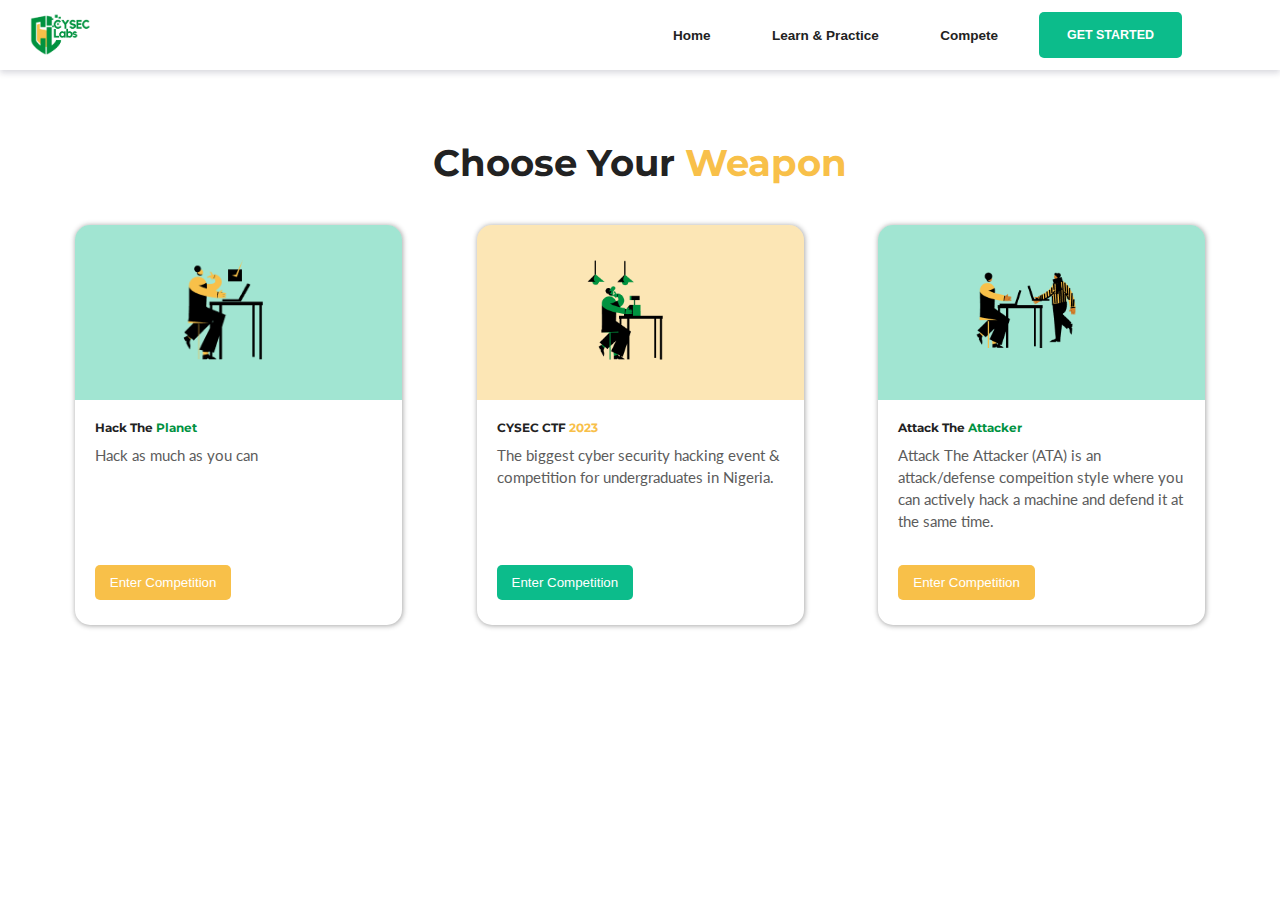
<file: cysec/compete.html>
<!DOCTYPE html>
<html lang="en">

<head>
    <meta charset="UTF-8">
    <meta http-equiv="X-UA-Compatible" content="IE=edge">
    <meta name="viewport" content="width=device-width, initial-scale=1.0">
    <title>Cysec Hacking Labs</title>
    <link rel="stylesheet" href="./assets/navbar.css">
    <!-- FONTS -->
    <link rel="preconnect" href="https://fonts.googleapis.com">
    <link rel="preconnect" href="https://fonts.gstatic.com" crossorigin>
    <link href="https://fonts.googleapis.com/css2?family=Montserrat:wght@100;200;300;400;500;600;700;800&display=swap"
        rel="stylesheet">

    <link rel="preconnect" href="https://fonts.googleapis.com">
    <link rel="preconnect" href="https://fonts.gstatic.com" crossorigin>
    <link href="https://fonts.googleapis.com/css2?family=Lato:wght@100;300;400;700;900&display=swap" rel="stylesheet">
</head>

<body>
    <header>
        <div class="header">
            <div class="logo"><img src="./assets/img/cysecnewlogo.png" alt="logo"></div>
            <nav class="nav-collapse">
                <ul id="navMenu" class="navMenu">
                    <li><a href="#">Home</a></li>
                    <li><a href="#">Learn & Practice</a></li>
                    <li><a href="#">Compete</a></li>
                    <button class="btn btn-a">Get Started</button>
                </ul>
            </nav>
            <button class="menu" id="menu"
                onclick="this.classList.toggle('opened');this.setAttribute('aria-expanded', this.classList.contains('opened'))"
                aria-label="Main Menu">
                <svg width="50" height="100" viewBox="0 0 100 100">
                    <path class="line line1"
                        d="M 20,29.000046 H 80.000231 C 80.000231,29.000046 94.498839,28.817352 94.532987,66.711331 94.543142,77.980673 90.966081,81.670246 85.259173,81.668997 79.552261,81.667751 75.000211,74.999942 75.000211,74.999942 L 25.000021,25.000058" />
                    <path class="line line2" d="M 20,50 H 80" />
                    <path class="line line3"
                        d="M 20,70.999954 H 80.000231 C 80.000231,70.999954 94.498839,71.182648 94.532987,33.288669 94.543142,22.019327 90.966081,18.329754 85.259173,18.331003 79.552261,18.332249 75.000211,25.000058 75.000211,25.000058 L 25.000021,74.999942" />
                </svg>
            </button>
        </div>
    </header>

    <!-- This is the header section -->
    <main>
        <div class="first-section">
            <div class="hero-header">
                <h2>Choose Your <span style="color: #F8C049;">Weapon</span></h2>
            </div>
        </div>
    </main>
    <!-- This is the end of the header section -->

    <!-- This is the body section -->
    <div class="compete-body">
        <div class="compete-items">
            <div class="img">
                <div class="image main-img1"></div>
            </div>
            <div class="body">
                <h3>Hack The <span style="color: #00923F;">Planet</span></h3>
                <p>Hack as much as you can</p>
                <button style="background-color: #f8c049;">Enter Competition</button>
            </div>
        </div>
        <div class="compete-items">
            <div class="img" style="background-color: #f8c14967;">
                <div class="image main-img2"></div>
            </div>
            <div class="body">
                <h3>CYSEC CTF <span style="color: #F8C049;">2023</span></h3>
                <p>The biggest cyber security hacking event & competition for undergraduates in Nigeria.</p>
                <button>Enter Competition</button>
            </div>
        </div>
        <div class="compete-items">
            <div class="img">
                <div class="image main-img3"></div>
            </div>
            <div class="body">
                <h3>Attack The <span style="color: #00923F;">Attacker</span></h3>
                <p>Attack The Attacker (ATA) is an attack/defense compeition style where you can actively hack a machine
                    and
                    defend it at the same time.</p>
                <button style="background-color: #f8c049;">Enter Competition</button>
            </div>
        </div>

    </div>
    <script src="./assets/main.js"></script>

</body>
</file>
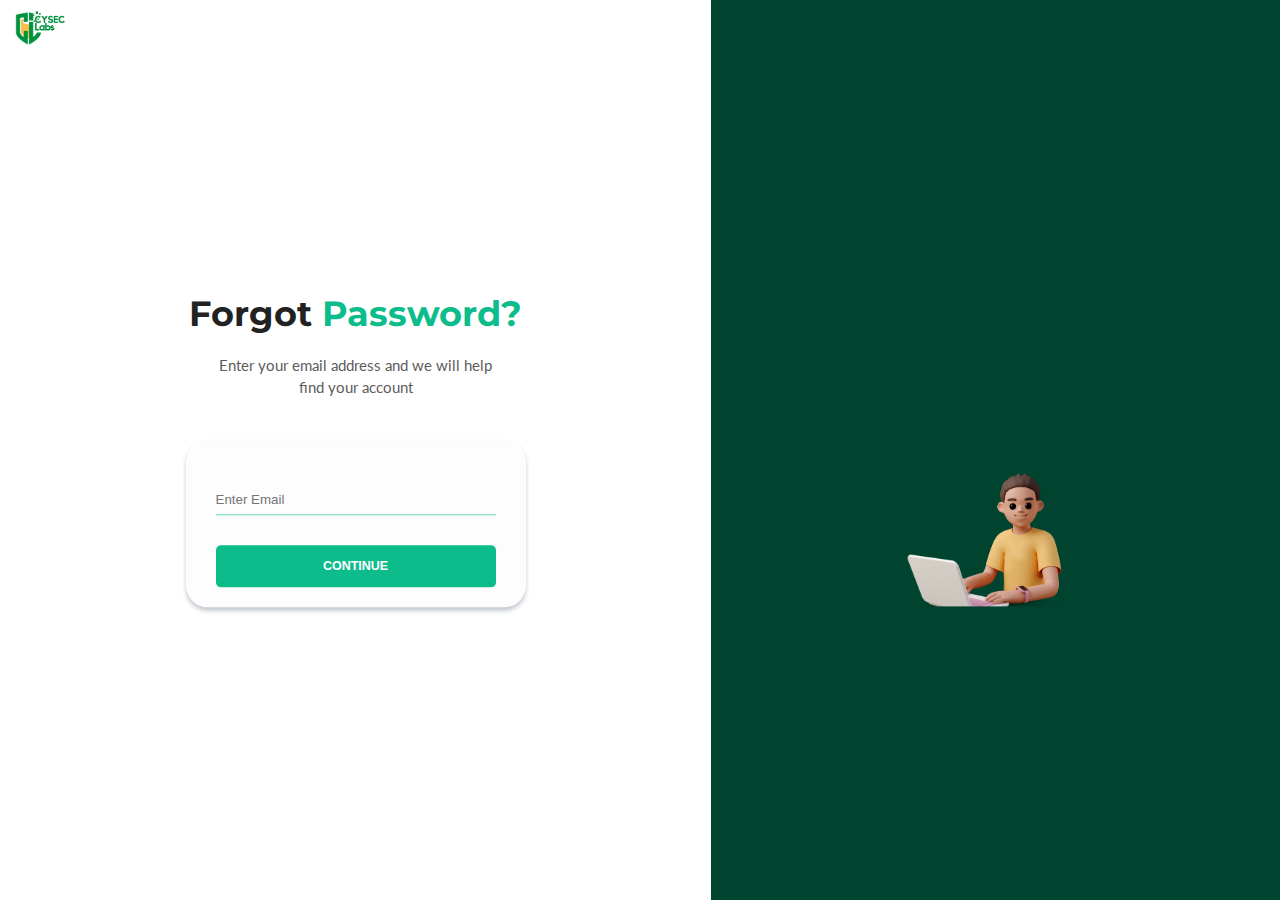
<file: cysec/forgot.html>
<!DOCTYPE html>
<html lang="en">

<head>
    <meta charset="UTF-8">
    <meta http-equiv="X-UA-Compatible" content="IE=edge">
    <meta name="viewport" content="width=device-width, initial-scale=1.0">
    <title>Cysec Hacking Labs</title>
    <link rel="stylesheet" href="./assets/navbar.css">
    <!-- FONTS -->
    <link rel="preconnect" href="https://fonts.googleapis.com">
    <link rel="preconnect" href="https://fonts.gstatic.com" crossorigin>
    <link href="https://fonts.googleapis.com/css2?family=Montserrat:wght@100;200;300;400;500;600;700;800&display=swap"
        rel="stylesheet">

    <link rel="preconnect" href="https://fonts.googleapis.com">
    <link rel="preconnect" href="https://fonts.gstatic.com" crossorigin>
    <link href="https://fonts.googleapis.com/css2?family=Lato:wght@100;300;400;700;900&display=swap" rel="stylesheet">
</head>

<body>
    <div class="container">
        <div class="container-item-a">
            <div class="logo"><img src="./assets/img/cysecnewlogo.png" alt=""></div>
            <div class="wrapper">
                <h2>Forgot <span style="color: #0cbc8b;">Password?</span></h2>
                <p>Enter your email address and we will help<br>find your account</p>
                <div class="wrapper-box">
                    <form action="#">
                        <div class="form-group">
                            <input placeholder="Enter Email" type="email" required name="email">
                        </div>

                        <button class="btn btn-d">CONTINUE</button>
                    </form>
                    <!--  -->
                </div>
            </div>
        </div>
        <div class="container-item-b">
            <div class="bg-img"><img src="./assets/img/young woman wearing smart watch and using laptop.png" alt="">
            </div>
        </div>
    </div>
    <script src="./assets/main.js"></script>
</body>

</html>
</file>
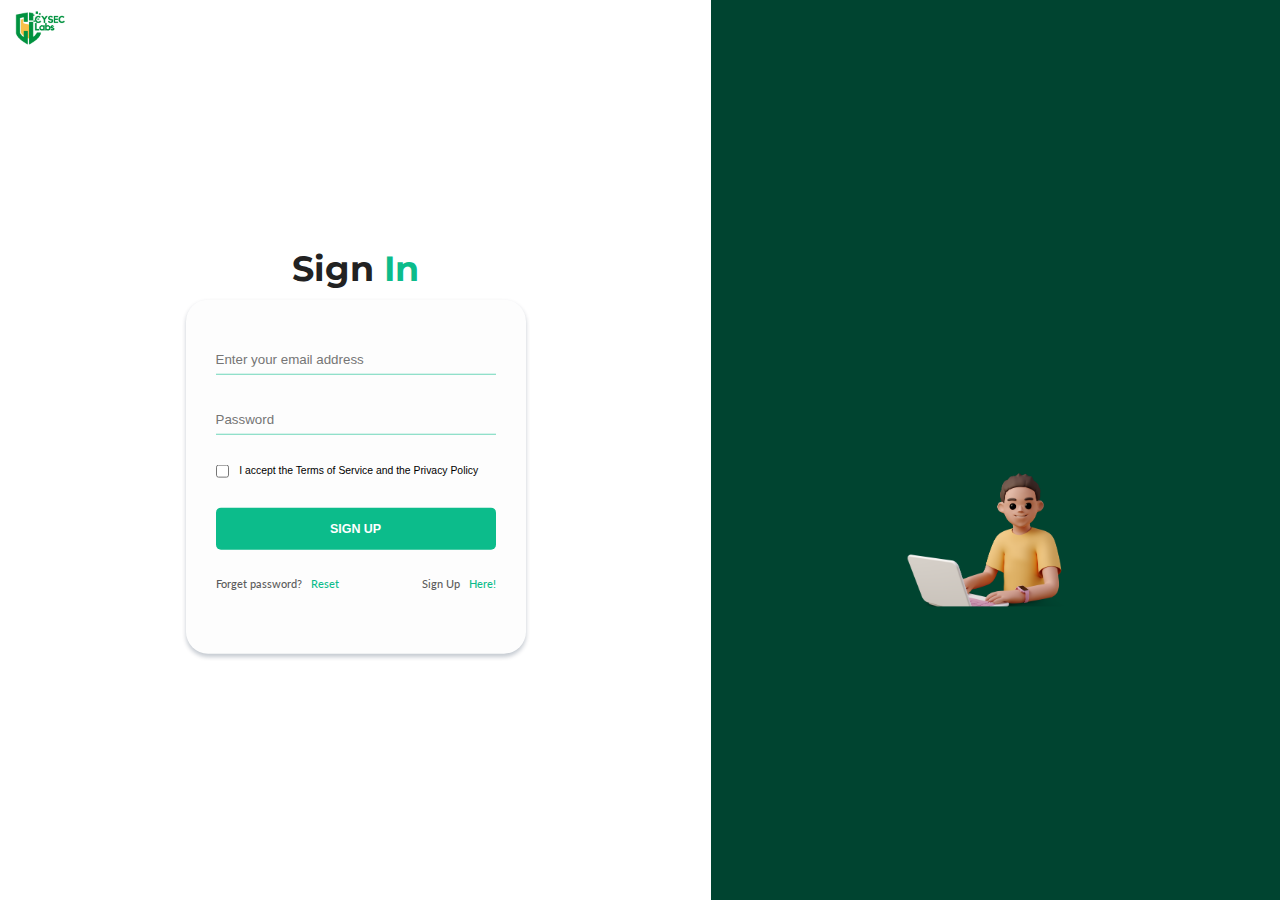
<file: cysec/login.html>
<!DOCTYPE html>
<html lang="en">

<head>
    <meta charset="UTF-8">
    <meta http-equiv="X-UA-Compatible" content="IE=edge">
    <meta name="viewport" content="width=device-width, initial-scale=1.0">
    <title>Cysec Hacking Labs</title>
    <link rel="stylesheet" href="./assets/navbar.css">
    <!-- FONTS -->
    <link rel="preconnect" href="https://fonts.googleapis.com">
    <link rel="preconnect" href="https://fonts.gstatic.com" crossorigin>
    <link href="https://fonts.googleapis.com/css2?family=Montserrat:wght@100;200;300;400;500;600;700;800&display=swap"
        rel="stylesheet">

    <link rel="preconnect" href="https://fonts.googleapis.com">
    <link rel="preconnect" href="https://fonts.gstatic.com" crossorigin>
    <link href="https://fonts.googleapis.com/css2?family=Lato:wght@100;300;400;700;900&display=swap" rel="stylesheet">
</head>

<body>
    <div class="container">
        <div class="container-item-a">
            <div class="logo"><img src="./assets/img/cysecnewlogo.png" alt=""></div>
            <div class="wrapper">
                <h2>Sign <span style="color: #0cbc8b;">In</span></h2>
                <div class="wrapper-box">
                    <form action="#">
                        <div class="form-group">
                            <input placeholder="Enter your email address" type="email" required name="email">
                        </div>
                        <div class="form-group">
                            <input placeholder="Password" required type="password" name="password">
                        </div>
                        <div class="agreement">
                            <input type="checkbox" name="agree">
                            <label for="agree">I accept the Terms of Service and the Privacy Policy</label>

                        </div>
                        <button class="btn btn-d">SIGN UP</button>
                    </form>
                    <div class="reset">
                        <p>Forget password? <a href="forgot.html"><span style="color: #0cbc8b;">&nbsp; Reset</span></a>
                        </p>
                        <p>Sign Up<a href="signup.html"> <span style="color: #0cbc8b;">&nbsp; Here!</span></a>
                        </p>
                    </div>
                </div>
            </div>
        </div>
        <div class="container-item-b">
            <div class="bg-img"><img src="./assets/img/young woman wearing smart watch and using laptop.png" alt="">
            </div>
        </div>
    </div>
    <script src="./assets/main.js"></script>
</body>

</html>
</file>
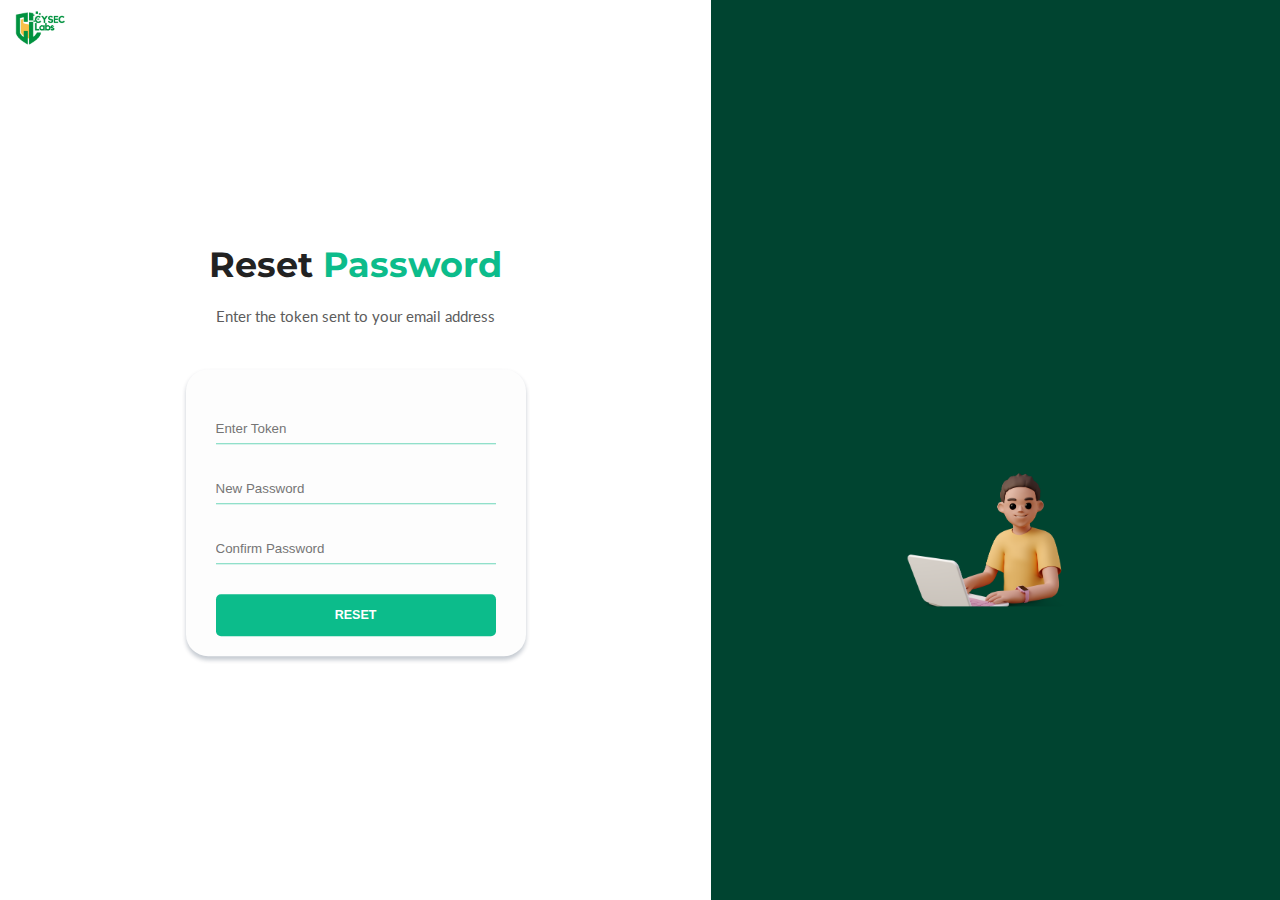
<file: cysec/reset.html>
<!DOCTYPE html>
<html lang="en">

<head>
    <meta charset="UTF-8">
    <meta http-equiv="X-UA-Compatible" content="IE=edge">
    <meta name="viewport" content="width=device-width, initial-scale=1.0">
    <title>Cysec Hacking Labs</title>
    <link rel="stylesheet" href="./assets/navbar.css">
    <!-- FONTS -->
    <link rel="preconnect" href="https://fonts.googleapis.com">
    <link rel="preconnect" href="https://fonts.gstatic.com" crossorigin>
    <link href="https://fonts.googleapis.com/css2?family=Montserrat:wght@100;200;300;400;500;600;700;800&display=swap"
        rel="stylesheet">

    <link rel="preconnect" href="https://fonts.googleapis.com">
    <link rel="preconnect" href="https://fonts.gstatic.com" crossorigin>
    <link href="https://fonts.googleapis.com/css2?family=Lato:wght@100;300;400;700;900&display=swap" rel="stylesheet">
</head>

<body>
    <div class="container">
        <div class="container-item-a">
            <div class="logo"><img src="./assets/img/cysecnewlogo.png" alt=""></div>
            <div class="wrapper">
                <h2>Reset <span style="color: #0cbc8b;">Password</span></h2>
                <p>Enter the token sent to your email address</p>
                <div class="wrapper-box">
                    <form action="#">
                        <div class="form-group">
                            <input placeholder="Enter Token" type="text" required name="token">
                        </div>
                        <div class="form-group">
                            <input placeholder="New Password" required type="password" name="new-password">
                        </div>
                        <div class="form-group">
                            <input placeholder="Confirm Password" required type="password" name="confirm-password">
                        </div>
                        <button class="btn btn-d">RESET</button>
                    </form>
                </div>
            </div>
        </div>
        <div class="container-item-b">
            <div class="bg-img"><img src="./assets/img/young woman wearing smart watch and using laptop.png" alt="">
            </div>
        </div>
    </div>
    <script src="./assets/main.js"></script>
</body>

</html>
</file>
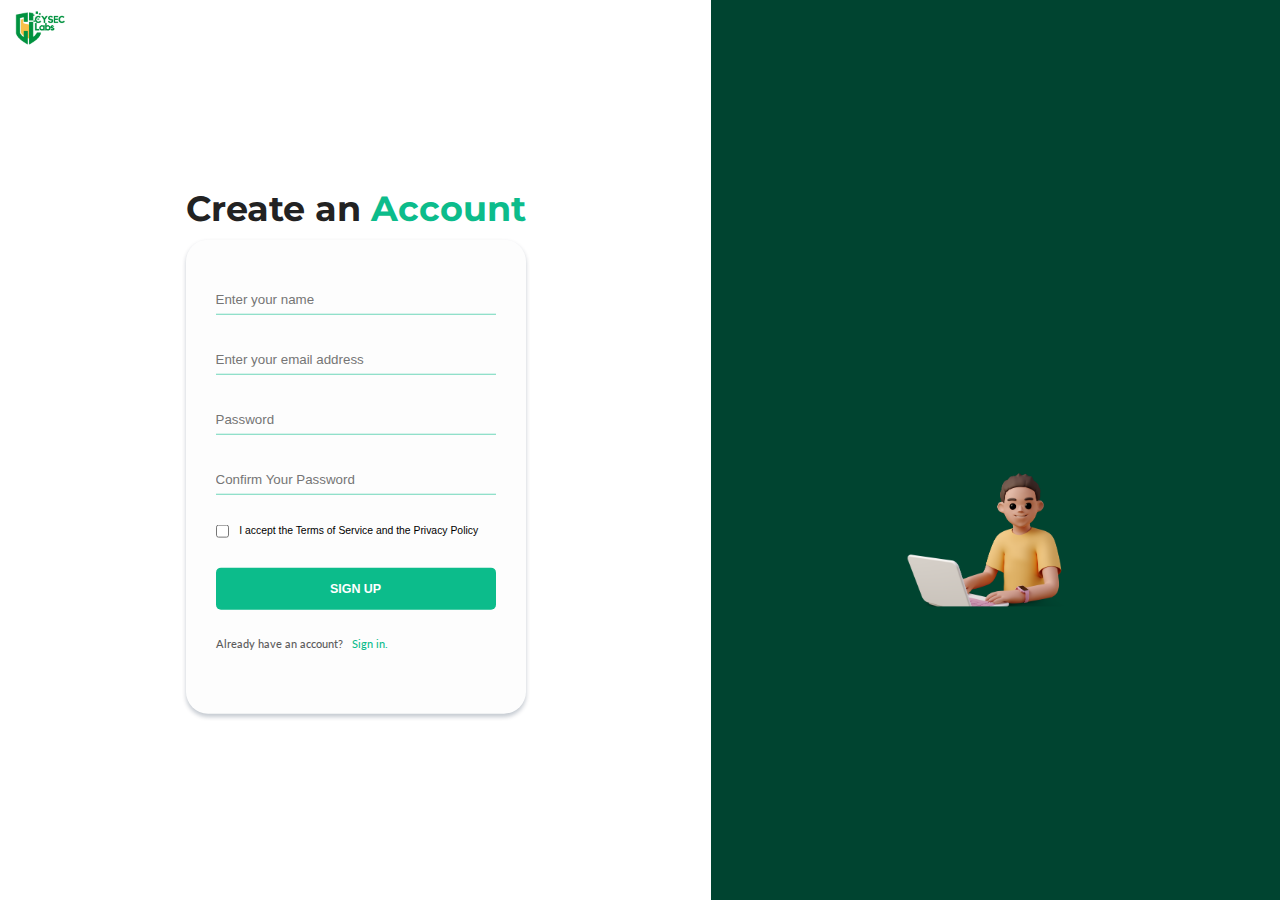
<file: cysec/signup.html>
<!DOCTYPE html>
<html lang="en">

<head>
    <meta charset="UTF-8">
    <meta http-equiv="X-UA-Compatible" content="IE=edge">
    <meta name="viewport" content="width=device-width, initial-scale=1.0">
    <title>Cysec Hacking Labs</title>
    <link rel="stylesheet" href="./assets/navbar.css">
    <!-- FONTS -->
    <link rel="preconnect" href="https://fonts.googleapis.com">
    <link rel="preconnect" href="https://fonts.gstatic.com" crossorigin>
    <link href="https://fonts.googleapis.com/css2?family=Montserrat:wght@100;200;300;400;500;600;700;800&display=swap"
        rel="stylesheet">

    <link rel="preconnect" href="https://fonts.googleapis.com">
    <link rel="preconnect" href="https://fonts.gstatic.com" crossorigin>
    <link href="https://fonts.googleapis.com/css2?family=Lato:wght@100;300;400;700;900&display=swap" rel="stylesheet">
</head>

<body>
    <div class="container">
        <div class="container-item-a">
            <div class="logo"><img src="./assets/img/cysecnewlogo.png" alt=""></div>
            <div class="wrapper">
                <h2>Create an<span style="color: #0cbc8b;"> Account</span></h2>
                <div class="wrapper-box">
                    <form action="#">
                        <div class="form-group">
                            <input placeholder="Enter your name" type="text" required name="name">
                        </div>
                        <div class="form-group">
                            <input placeholder="Enter your email address" type="email" required name="email">
                        </div>
                        <div class="form-group">
                            <input placeholder="Password" required type="password" name="password">
                        </div>
                        <div class="form-group">
                            <input placeholder="Confirm Your Password" type="password" required name="confirm-password">
                        </div>
                        <div class="agreement">
                            <input type="checkbox" name="agree">
                            <label for="agree">I accept the Terms of Service and the Privacy Policy</label>

                        </div>
                        <button class="btn btn-d">SIGN UP</button>
                    </form>
                    <div class="reset">
                        <p>Already have an account? <a href="#"><span style="color: #0cbc8b;">&nbsp; Sign in.</span></a>
                        </p>
                    </div>
                </div>
            </div>
        </div>
        <div class="container-item-b">
            <div class="bg-img"><img src="./assets/img/young woman wearing smart watch and using laptop.png" alt="">
            </div>
        </div>
    </div>
    <script src="./assets/main.js"></script>
</body>

</html>
</file>
<file: cysec/assets/navbar.css>
*,
*::after,
*::before {
  padding: 0;
  margin: 0;
  box-sizing: border-box;
  color: inherit;
  text-decoration: none;
  list-style-type: none;
}

html {
  height: 100%;
  width: 100%;
  font-size: 65%; /* converting 16px to 1rem*/
}
/* width */
::-webkit-scrollbar {
  width: 10px;
}

/* Track */
::-webkit-scrollbar-track {
  background-color: rgba(13, 189, 139, 0.062);
}

/* Handle */
::-webkit-scrollbar-thumb {
  background: #00923f;
  border-radius: 5px;
}
.guide {
  width: 90%;
  margin: 60px auto;
  padding: 60px 0;
  display: block;
}

h1,
h2,
h3,
h4,
h5,
h6 {
  font-family: "Montserrat", sans-serif;
  color: #222;
}
p {
  font-family: "Lato", sans-serif;
  color: #5c5c5c;
  line-height: 1.5;
  padding: 10px 0;
  font-size: 1.4rem;
}
header {
  box-shadow: 0px 3px 6px #181b3a2a;
}

.header {
  display: flex;
  margin: 0 30px 0 30px;
  align-items: center;
  width: 90%;
  height: 70px;
  justify-content: space-between;
}
.logo {
  flex-basis: 20%;
}
.header .logo img {
  width: 60px;
}
nav {
  flex-basis: 80%;
}
.navMenu {
  display: flex;
  align-items: center;
  justify-content: flex-end;
  font-size: 1.3rem;
  font-family: -apple-system, BlinkMacSystemFont, "Segoe UI", Roboto, Oxygen,
    Ubuntu, Cantarell, "Open Sans", "Helvetica Neue", sans-serif;
  cursor: pointer;
}
.navMenu li {
  margin-right: 20px;
  padding: 1rem 2rem;
  font-weight: 600;
  transition: background-color 0.3s cubic-bezier(0.42, -0.08, 0, 0.28);
  color: #222;
}
.navMenu li:hover {
  background-color: #fff8e9;
  border-radius: 0.6rem;
  color: #8b6d07;
}

.menu {
  display: none;
}
.line {
  fill: none;
  stroke: #00923f;
  stroke-width: 6;
  transition: stroke-dasharray 600ms cubic-bezier(0.4, 0, 0.2, 1),
    stroke-dashoffset 600ms cubic-bezier(0.4, 0, 0.2, 1);
}
.line1 {
  stroke-dasharray: 60 207;
  stroke-width: 6;
}
.line2 {
  stroke-dasharray: 60 60;
  stroke-width: 6;
}
.line3 {
  stroke-dasharray: 60 207;
  stroke-width: 6;
}
.opened .line1 {
  stroke-dasharray: 90 207;
  stroke-dashoffset: -134;
  stroke-width: 6;
}
.opened .line2 {
  stroke-dasharray: 1 60;
  stroke-dashoffset: -30;
  stroke-width: 6;
}
.opened .line3 {
  stroke-dasharray: 90 207;
  stroke-dashoffset: -134;
  stroke-width: 6;
}

nav .button {
  padding: 10px 15px;
  background-color: #00923f;
  color: #fff;
}

/* .header {
  display: flex;
  margin: 0 30px 0 30px;
  align-items: center;
  width: 90%;
  height: 70px;
}
.logo {
  flex-basis: 20%;
}
.menu {
  display: none;
}
.header .logo img {
  width: 60px;
}
nav {
  flex-basis: 80%;
}
nav ul {
  display: flex;
  align-items: center;
  justify-content: flex-end;
}
nav ul li {
  margin-right: 20px;
}
nav .button {
  padding: 10px 15px;
  background-color: #00923f;
  color: #fff;
} */

/* =====================================
======================================== */
video {
  object-fit: cover;
  width: 650px;
  border-radius: 70px;
}
.hero-bg {
  background-color: rgba(13, 189, 139, 0.062);
}
.hero {
  margin: auto;
  height: 90vh;
  width: 90%;
  align-items: center;
  display: flex;
  justify-content: space-around;
}

.hero .hero-text h2 {
  font-size: 4.8rem;
  font-weight: 800;
  line-height: 58.51px;
  padding-bottom: 20px;
}
.hero .hero-text p {
  width: 500px;
}
.hero .hero-text {
  flex-basis: 80%;
}
.btn {
  padding: 16px 28px;
  font-weight: 600;
  text-transform: uppercase;
  border-radius: 5px;
  border: none;
  background-color: #f8c049;
  color: #fff;
  margin: 20px 0;
  font-size: 1.2rem;
  cursor: pointer;
  position: relative;
  transition: all 500ms cubic-bezier(0.77, 0, 0.175, 1);
  user-select: none;
}
.btn:before,
.btn:after {
  content: "";
  position: absolute;
  transition: inherit;
  z-index: -1;
}

.btn:hover {
  color: #222;
  transition-delay: 0.5s;
}

.btn:hover:before {
  transition-delay: 0s;
}

.btn:hover:after {
  background: #f8c049;
  transition-delay: 0.35s;
}

/* From Right */

.from-right:before,
.from-right:after {
  top: 0;
  width: 0;
  height: 100%;
}

.from-right:before {
  left: 0;
  border: 1px solid #f8c049;
  border-left: 0;
  border-right: 0;
}

.from-right:after {
  right: 0;
}

.from-right:hover:before,
.from-right:hover:after {
  width: 100%;
}

.btn-a {
  background-color: #0cbc8b;
}
.btn-b {
  background-color: #fff;
  color: #222;
  border: 2px solid #0cbc8b;
  cursor: pointer;
  transition: all 0.3s ease;
}
.btn-b:hover {
  border: none;
  background-color: #f8c049;
  color: #fff;
}
.header-title-small {
  text-align: center;
  margin: 0 0 40px 0;
}
.header-title-small h5 {
  font-size: 3rem;
}
.features {
  text-align: center;
  display: flex;
  justify-content: space-around;
  align-items: center;
}

.features .feature-item {
  width: 300px;
  background-color: rgb(0, 148, 64, 0.04);
  border-radius: 40px;
  padding: 40px 25px;
}
.features .feature-item h4 {
  font-size: 1.5rem;
  margin: 10px 0;
}
.features .feature-item p {
  font-size: 1.4rem;
  color: #7c7c7c;
}
.features .feature-item img {
  width: 100px;
}

.header-title h3 {
  font-size: 6.4rem;
  font-weight: 700;
  margin-bottom: 10px;
}
.header-title p {
  font-size: 1.4rem;
  font-weight: 300;
  color: #00923f;
}
.about-us {
  width: 90%;
  margin: 0 60px auto;
  padding: 0 0 0 60px;
  display: block;
}
.about {
  display: flex;
  justify-content: space-between;
  align-items: center;
}
.about .about-text {
  flex-basis: 45%;
}
.about .about-img {
  flex-basis: 50%;
}
.about .about-img img {
  width: 500px;
}

/* Quote Section */
.quote {
  display: flex;
  justify-content: space-between;
  align-items: center;
  width: 82rem;
  height: 250px;
  margin: auto;
}

.quote .quote-text {
  flex-basis: 50%;
}
.quote .quote-text .btn-c {
  background-color: #0cbc8b;
  letter-spacing: 2px;
  cursor: pointer;
  margin-bottom: 0;
}
.quote .quote-text p {
  font-size: 1.3rem;
  color: #a0a0a0;
  letter-spacing: 1px;
}
.quote .quote-img {
  background-color: rgb(0, 146, 63, 0.08);
  flex-basis: 40%;
  padding: 60px 30px;
  border-radius: 20px;
}
.quote .quote-bar {
  height: 80%;
  width: 3px;
  background-color: #f8c049;
}
.quote .quote-img img {
  width: 70px;
  display: block;
  margin: auto;
}

/* FOOTER COMPONENT */
footer {
  width: 100%;
  color: #fff;
  padding: 60px 40px;
  display: flex;
  justify-content: space-between;
  align-items: stretch;
  font-size: 1.4rem;
  background-color: #25372d;
}
footer > *:not(:last-child) {
  margin-right: 50px;
}

footer .footer-home {
  flex-basis: 30%;
}

footer .useful-links {
  flex-basis: 20%;
}

footer h4 {
  margin-bottom: 25px;
  color: #f8c049;
}

footer p {
  padding: 0;
  color: #fff;
}

footer ul li {
  margin-bottom: 12.5px;
  font-size: 1.3rem;
  font-family: -apple-system, BlinkMacSystemFont, "Segoe UI", Roboto, Oxygen,
    Ubuntu, Cantarell, "Open Sans", "Helvetica Neue", sans-serif;
}
footer .contact {
  flex-basis: 20%;
}

footer .footer-home img {
  width: 60px;
  cursor: pointer;
  margin-bottom: 10px;
}

.newsletter {
  text-align: center;
}
.newsletter h2 {
  font-size: 3.6rem;
}

.newsletter p {
  font-size: 1.4rem;
}
.newsletter form {
  height: 46px;
  width: 50%;
  margin: 15px auto;
}
.newsletter form input {
  padding: 5px 10px;
  border-radius: 10px 0 0 10px;
  background-color: rgb(240, 240, 240);
  border: none;
  height: 100%;
  display: inline;
  outline: none;
  width: 77%;
}
.newsletter form button {
  background-color: #0cbc8b;
  height: 100%;
  width: 20%;
  font-size: 1.4rem;
  color: #fff;
  font-weight: 600;
  border: none;
  border-radius: 0 10px 10px 0;
  cursor: pointer;
}
.newsletter img {
  width: 70%;
}

.copyright {
  display: block;
  width: 100%;
  text-align: center;
  background-color: #f8c049;
  padding: 10px 0;
}
.copyright p {
  color: #222;
  width: 70%;
  font-weight: 500;
  font-size: 1.2rem;
  margin: auto;
}

/* ===============================
            LOGIN PAGE
===================================*/

.container {
  display: grid;
  grid-template-columns: 1fr 0.8fr;
  grid-template-rows: 1fr;
  grid-column-gap: 0px;
  grid-row-gap: 0px;
}

.container-item-a {
  position: relative;
}
.container-item-a .logo {
  height: 20px;
  margin: 10px 15px;
}
.container-item-a .logo img {
  width: 50px;
}

.container-item-a .wrapper {
  margin: auto auto;
  position: absolute;
  top: 50%;
  left: 50%;
  /* bring your own prefixes */
  transform: translate(-50%, -50%);
}

.container-item-a .wrapper h2 {
  font-size: 3.4rem;
  text-align: center;
  margin-bottom: 1rem;
}

.container-item-a .wrapper p {
  font-size: 1.4rem;
  text-align: center;
  margin-bottom: 3rem;
}

.container-item-a .wrapper .wrapper-box {
  width: 340px;
  background-color: #fdfdfd;
  border-radius: 22px;
  padding: 45px 30px 20px 30px;
  box-shadow: 0px 3px 4px rgba(5, 24, 58, 0.233);
}
.container-item-a .wrapper .wrapper-box form {
  height: 100%;
}
.container-item-a .wrapper .wrapper-box form > *:not(:last-child) {
  margin-bottom: 30px;
}

/* .container-item-a .wrapper .wrapper-box form .form-group label {
  display: block;
  transform: translateY(26px);
  transition: 0.6s ease-in-out;
} */

/* .container-item-a .wrapper .wrapper-box form .form-group label:active,
.container-item-a .wrapper .wrapper-box form .form-group label:focus {
  transform: translateY(-22px);
} */

.container-item-a .wrapper .wrapper-box form .agreement {
  display: flex;
  justify-content: flex-start;
  font-size: 1.3rem;
  align-items: stretch;
}

.container-item-a .wrapper .wrapper-box form .agreement label {
  margin-left: 15px;
}
.container-item-a .wrapper .wrapper-box form .form-group input {
  width: 100%;
  height: 30px;
  outline: none;
  border: none;
  background-color: transparent;
  border-bottom: 1px solid rgb(12, 188, 139, 0.6);
}

.container-item-a .wrapper .wrapper-box form .btn-d {
  text-align: center;
  margin: auto;
  display: block;
  background-color: #0cbc8b;
  width: 100%;
  padding: 14px 0;
}

.container-item-a .wrapper .wrapper-box .reset {
  display: flex;
  justify-content: space-between;
  font-size: 1.2rem;
  font-weight: 500;
  margin-top: 15px;
}
.container-item-a .wrapper .wrapper-box .reset p {
  font-size: 1.1rem;
}

@media only screen and (max-width: 780px) {
  .container-item-b {
    display: none;
  }
  .container-item-a {
    position: inherit;
  }

  .container-item-a .wrapper h2 {
    font-size: 2.4rem;
    text-align: center;
    margin-bottom: 3rem;
  }

  .container-item-a .wrapper .wrapper-box form .agreement {
    display: flex;
    justify-content: flex-start;
    font-size: 1.3rem;
    align-items: stretch;
  }
}
.container-item-a .wrapper .wrapper-box form .agreement label {
  margin-left: 1.03rem;
  font-family: -apple-system, BlinkMacSystemFont, "Segoe UI", Roboto, Oxygen,
    Ubuntu, Cantarell, "Open Sans", "Helvetica Neue", sans-serif;
  font-size: 1rem;
}
.container-item-b .bg-img {
  background-color: #004430;
  background-repeat: no-repeat;
  background-position: center center;
  background-size: cover;
  position: relative;
  height: 100vh;
}
.container-item-b .bg-img img {
  width: 17rem;
  margin: auto auto;
  display: block;
  position: absolute;
  top: 60%;
  left: 50%;
  transform: translate(-50%, -50%);
}

/* ===============================
            COMPETE PAGE
===================================*/

.hero-header {
  margin: 70px auto 20px auto;
  text-align: center;
  font-size: 2.4rem;
}

.compete-body {
  display: flex;
  justify-content: space-evenly;
  flex-wrap: wrap;
}

.compete-items {
  width: 327px;
  height: 400px;
  border-radius: 15px;
  box-shadow: 0.5px 0.5px 5px rgba(34, 34, 34, 0.384);
  margin-top: 20px;
  position: relative;
}

.compete-items .body {
  padding: 20px;
}

.compete-items .body p {
  font-size: 1.4rem;
}

.compete-items .img {
  width: auto;
  height: 175px;
  background-color: #0cbc8a63;
  border-radius: 15px 15px 0 0;
  position: relative;
}

.compete-items button {
  padding: 10px 15px;
  border: none;
  border-radius: 5px;
  background-color: #0cbc8b;
  color: #fff;
  display: flex;
  align-content: flex-end;
  position: absolute;
  bottom: 25px;
  cursor: pointer;
  transition: all 0.1s cubic-bezier(0.6, -0.28, 0.735, 0.045);
}
.compete-items button:hover {
  scale: 1.02;
  box-shadow: 0px 3px 5px #02092b46;
}

.compete-items .image {
  width: 100px;
  height: 100px;
  position: absolute;
  left: 30%;
  top: 20%;
  background-position: center;
  background-size: contain;
  background-repeat: no-repeat;
}

.main-img1 {
  background-image: url("./img/competeImage1.png");
}

.main-img2 {
  background-image: url("./img/competeImage2.png");
}

.main-img3 {
  background-image: url("./img/competeImage3.png");
}

/* ==================================
LABS COMPONENT
=====================================*/

.lab-wrapper {
  background-color: #25372d;
  width: 100%;
  padding: 80px;
  display: block;
  margin: 90px 0;
}

.lab-container {
  margin: auto;
}

.lab-container .lab-box {
  display: flex;
  flex-direction: column;
  width: 200px;
  margin: 60px 40px;
  border-radius: 1.5rem;
  background-color: rgb(233, 233, 233);
  box-shadow: 0px 3px 6px rgb(22, 37, 30);
}
.lab-box .labs-img img {
  width: 100%;
  border-radius: 1.5rem 1.5rem 0 0;
  height: 140px;
}

.lab-box .text,
.lab-box button {
  margin: 15px 10px;
  font-family: -apple-system, BlinkMacSystemFont, "Segoe UI", Roboto, Oxygen,
    Ubuntu, Cantarell, "Open Sans", "Helvetica Neue", sans-serif;
}
.lab-box .text {
  font-size: 1.2rem;
}
.lab-box .btn-e {
  padding: 10px 0;
  font-size: 1.2rem;
  font-weight: 600;
  background-color: #0cbc8b;
  box-shadow: 0 1px 2px rgba(11, 20, 71, 0.233);
  transition: all 0.2s ease-in-out;
}

.lab-box .btn-e:hover {
  background-color: #119771;
  box-shadow: 0 3px 4px rgba(11, 20, 71, 0.233);
}

.prev,
.next {
  position: absolute;
  cursor: pointer;
  padding: 7px;
  color: #f8c049;
  font-size: 3.2rem;
  z-index: 1000;
}

.prev {
  top: 50%;
  left: -3.5%;
  align-self: center;
}

.next {
  top: 50%;
  right: -3.5%;
  align-self: center;
}
/* ===========================
          CONTACT SECTION
=============================== */

.contact-us {
  background-color: #25372d;
  margin: 60px auto;
  padding: 60px 60px;
  display: block;
}
.contact-section {
  display: flex;
  justify-content: space-around;
  align-items: center;
  flex-direction: row;
  height: 450px;
  margin: auto;
}

.contact-section .contact-form {
  flex-basis: 40%;
}

.contact-section .contact-map {
  background-color: #0cbc8b;
  border-radius: 40px;
  flex-basis: 45%;
  padding: 50px;
}
.contact-section .contact-map img {
  width: 300px;
  text-align: center;
  margin: auto;
  display: block;
}
.contact-section .contact-form form .form-group {
  width: 100%;
  margin: 15px 0;
}
iframe {
  width: 600px;
  height: 350px;
}
.contact-section .contact-form form button {
}
form .form-group label {
  display: block;
  font-size: 1.4rem;
  color: rgb(219, 219, 219);
  font-family: -apple-system, BlinkMacSystemFont, "Segoe UI", Roboto, Oxygen,
    Ubuntu, Cantarell, "  Open Sans", "Helvetica Neue", sans-serif;
}

.contact-section .contact-form form .form-group input,
.contact-section .contact-form form .form-group textarea {
  width: 100%;
  height: 35px;
  background-color: transparent;
  border: none;
  outline: none;
  color: #fff;
  border-bottom: 2px solid #f8c049;
}

.contact-section .contact-form form .form-group input::placeholder,
.contact-section .contact-form form .form-group textarea::placeholder {
  color: #eeeeee6c;
  font-style: italic;
}

@media only screen and (max-width: 1024px) {
  /* .header {
    display: flex;
    margin: 0 30px 0 30px;
    align-items: center;
    width: 90%;
    height: 70px;
  }
  .logo {
    flex-basis: 20%;
  }
  .menu {
    display: none;
  }
  .header .logo img {
    width: 60px;
  }
  nav {
    flex-basis: 80%;
  }
  .navMenu {
    display: flex;
    align-items: center;
    justify-content: flex-end;
  }
  nav ul li {
    margin-right: 20px;
  }
  nav .button {
    padding: 10px 15px;
    background-color: #00923f;
    color: #fff;
  } */
  /* header {
    box-shadow: 0px 3px 6px #181b3a2a;
  } */

  .header {
    display: flex;
    margin: 0 30px 0 30px;
    align-items: center;
    width: 90%;
    height: 70px;
  }
  .logo {
    flex-basis: 20%;
  }
  .header .logo img {
    width: 60px;
  }
  nav {
    flex-basis: 80%;
  }
  .navMenu {
    display: flex;
    align-items: center;
    justify-content: flex-end;
  }
  .navMenu li {
    margin-right: 20px;
    color: #fff;
  }
  .menu {
    display: none;
  }

  .hero .hero-img {
    flex-basis: 60%;
  }
  .hero .hero-text {
    width: 30rem;
  }
  .hero .hero-text .btn {
    padding: 16px 28px;
    font-weight: 600;
    text-transform: uppercase;
    border-radius: 5px;
    border: none;
    background-color: #f8c049;
    color: #fff;
    margin: 5px 0;
    font-size: 1.2rem;
    cursor: pointer;
    position: relative;
    transition: all 500ms cubic-bezier(0.77, 0, 0.175, 1);
    user-select: none;
  }

  .hero .hero-text .btn-a {
    background-color: #0cbc8b;
  }
  .hero .hero-text .btn-b {
    background-color: #fff;
    color: #222;
    border: 2px solid #0cbc8b;
    cursor: pointer;
    transition: all 0.3s ease;
  }

  video {
    object-fit: cover;
    width: 460px;
    border-radius: 40px;
  }
  .hero .hero-text h2 {
    font-size: 2.8rem;
    font-weight: 800;
    line-height: 32px;
    padding-bottom: 10px;
  }
  .hero .hero-text p {
    font-size: 1.5rem;
    width: 92%;
  }

  .features .feature-item {
    width: 250px;
    background-color: rgb(0, 148, 64, 0.04);
    border-radius: 40px;
    padding: 40px 25px;
  }
  .features .feature-item p {
    font-size: 1.2rem;
    color: #7c7c7c;
  }
  .about-us {
    width: 90%;
    margin: 60px auto;
    padding: 0;
    display: block;
  }
  .about .about-img {
    flex-basis: 40%;
    align-self: flex-start;
  }
  .about .about-img img {
    width: 400px;
  }
  .quote .quote-text {
    flex-basis: 45%;
  }
  .contact-section .contact-map {
    flex-basis: 30%;
  }
  iframe {
    width: 450px;
    height: 350px;
  }
  .quote {
    display: flex;
    justify-content: space-between;
    align-items: center;
    width: 72rem;
    height: 150px;
    margin: auto;
  }
}

@media only screen and (max-width: 768px) {
  .navMenu {
    display: none;
    flex-direction: column;
    align-items: center;
    justify-content: space-around;
    font-family: -apple-system, BlinkMacSystemFont, "Segoe UI", Roboto, Oxygen,
      Ubuntu, Cantarell, "Open Sans", "Helvetica Neue", sans-serif;
    font-size: 2.2rem;
    font-weight: 700;
    position: absolute;
    top: 0;
    left: 0;
    z-index: 110;
    height: 100vh;
    background-color: rgba(22, 22, 22, 0.98);
    color: #fff;
    width: 100vw;
  }
  .navMenu > * {
    border-bottom: 1px solid #0cbc8b;
    color: #fff;
  }

  .menu {
    background-color: transparent;
    border: none;
    cursor: pointer;
    display: flex;
    padding: 0;
    z-index: 1100;
  }
  .hero .hero-img {
    flex-basis: 60%;
  }
  .hero .hero-text {
    width: 50rem;
  }
  .hero .hero-text .btn {
    padding: 16px 28px;
    font-weight: 600;
    text-transform: uppercase;
    border-radius: 5px;
    border: none;
    background-color: #f8c049;
    color: #fff;
    margin: 5px 0;
    font-size: 1.2rem;
    cursor: pointer;
    position: relative;
    transition: all 500ms cubic-bezier(0.77, 0, 0.175, 1);
    user-select: none;
  }

  .hero .hero-text .btn-a {
    background-color: #0cbc8b;
  }
  .hero .hero-text .btn-b {
    background-color: #fff;
    color: #222;
    border: 2px solid #0cbc8b;
    cursor: pointer;
    transition: all 0.3s ease;
  }

  video {
    object-fit: cover;
    width: 380px;
    border-radius: 40px;
  }
  .hero .hero-text h2 {
    font-size: 2.8rem;
    font-weight: 800;
    line-height: 32px;
    padding-bottom: 10px;
  }
  .hero .hero-text p {
    font-size: 1.5rem;
    width: 92%;
  }
  .features .feature-item {
    width: 200px;
    background-color: rgb(0, 148, 64, 0.04);
    border-radius: 30px;
    padding: 30px 15px;
  }
  .features .feature-item p {
    font-size: 1.2rem;
    color: #7c7c7c;
  }
  .header-title h3 {
    font-size: 4.8rem;
    font-weight: 700;
    margin-bottom: 5px;
  }
  .header-title p {
    font-size: 1.4rem;
    font-weight: 300;
    color: #00923f;
  }
  .about {
    display: flex;
    flex-flow: column nowrap;
    justify-content: space-between;
    align-items: flex-start;
  }
  .about-us {
    width: 90%;
    margin: 60px auto;
    padding: 0 0 0 0;
    display: block;
  }
  .about .about-text {
    text-align: justify;
  }
  .about .about-img {
    align-self: stretch;
    margin-top: 30px;
  }
  .about .about-img img {
    width: 520px;
  }
  .quote .quote-text {
    flex-basis: 45%;
  }
  .quote .quote-text h3 {
    font-size: 1.4rem;
  }
  .quote .quote-text p {
    font-size: 1.2rem;
    letter-spacing: 0.5px;
  }
  .contact-section .contact-map {
    flex-basis: 30%;
  }
  iframe {
    width: 330px;
    height: 300px;
  }
  .quote {
    display: flex;
    justify-content: space-between;
    align-items: center;
    width: 62rem;
    height: 150px;
    margin: auto;
  }
  .contact-section .contact-map {
    background-color: #0cbc8b;
    border-radius: 20px;
    padding: 60px;
    width: 100%;
  }
  .contact-section .contact-map img {
    width: 220px;
    text-align: center;
    margin: auto;
    display: block;
  }
}
@media only screen and (max-width: 680px) {
  .hero {
    margin: auto;
    height: 100vh;
    width: 90%;
    align-items: flex-start;
    display: flex;
    flex-direction: column;
    justify-content: space-around;
    text-align: center;
  }
  .hero .hero-text {
    margin-top: 40px;
    text-align: left;
    flex-basis: 40%;
    width: 50rem;
  }
  .hero .hero-text h2 {
    font-size: 2.4rem;
    font-weight: 800;
    line-height: 32.51px;
    padding-bottom: 10px;
  }
  .hero .hero-text p {
    font-size: 1.4rem;
    width: 80%;
    margin: 0;
  }
  .hero .hero-text .btn {
    padding: 15px 20px;
    font-size: 1.2rem;
    display: inline-block;
  }
  .hero .hero-img {
    flex-basis: 60%;
  }
  video {
    margin-top: 0;
    object-fit: cover;
    width: 480px;
    border-radius: 25px;
  }
  .about {
    display: flex;
    flex-flow: column nowrap;
    justify-content: space-between;
    align-items: flex-start;
  }
  .about-us {
    width: 90%;
    margin: 60px auto;
    padding: 0 0 0 0;
    display: block;
  }
  .about .about-text p {
    text-align: justify;
    font-size: 1.3rem;
  }
  .about .about-img {
    align-self: stretch;
    margin-top: 30px;
  }
  .about .about-img img {
    width: 100%;
  }
  .features {
    text-align: center;
    display: flex;
    flex-direction: column;
    align-items: center;
  }
  .features .feature-item {
    width: 280px;
    background-color: rgb(0, 148, 64, 0.04);
    border-radius: 25px;
    padding: 20px 10px;
    margin: 15px auto;
  }
  .header-title-small h5 {
    font-size: 1.8rem;
    text-align: left;
    text-transform: uppercase;
  }
  .header-title-small p {
    font-size: 1.1rem;
    text-align: left;
  }
  .features .feature-item p {
    font-size: 1.2rem;
    color: #7c7c7c;
  }
  .quote {
    position: relative;
    display: flex;
    flex-direction: column-reverse;
    justify-content: space-between;
    align-items: stretch;
    width: 90%;
    margin: auto;
    height: auto;
  }
  .quote::after {
    content: "“";
    position: absolute;
    top: -25px;
    left: -15px;
    z-index: 10;
    color: #f8c049;
    font-size: 6rem;
  }

  .quote::before {
    content: "”";
    position: absolute;
    bottom: -25px;
    right: -15px;
    z-index: 10;
    color: #f8c049;
    font-size: 4rem;
  }
  .quote .quote-bar {
    display: none;
  }
  .quote .quote-text {
    flex-basis: 0;
  }
  .quote .quote-text h3 {
    font-size: 1.4rem;
    margin-top: 2rem;
  }
  .quote .quote-img {
    background-color: rgb(0, 146, 63, 0.08);
    flex-basis: 0;
    padding: 60px 30px;
    border-radius: 20px;
  }
  .quote .quote-text p {
    font-size: 1.2rem;
    letter-spacing: 0.5px;
    text-align: justify;
  }

  .contact-us {
    background-color: #25372d;
    margin: 60px auto;
    padding: 60px 20px;
    display: block;
  }
  .contact-section {
    display: flex;
    flex-direction: column;
    align-items: center;
    height: auto;
    width: 100%;
  }

  .contact-section .contact-form {
    width: 100%;
  }

  .contact-section .contact-map {
    background-color: #0cbc8b;
    border-radius: 20px;
    padding: 20px;
    width: 100%;
  }
  .contact-section .contact-map img {
    width: 240px;
    text-align: center;
    margin: auto;
    display: block;
  }

  .contact-section .contact-form form .form-group {
    width: 100%;
    margin: 15px 0;
  }
  .contact-section .contact-map iframe {
    width: 95%;
    height: 350px;
  }
  footer {
    width: 100%;
    color: #fff;
    padding: 60px 20px;
    display: flex;
    flex-direction: column;
    align-items: stretch;
    font-size: 1.4rem;
    background-color: #25372d;
  }
  footer > *:not(:last-child) {
    margin-bottom: 30px;
  }
  footer .footer-home a img {
    width: 70px;
    padding-bottom: 10px;
  }

  footer .useful-links {
    flex-basis: 100%;
  }

  footer h4 {
    margin-bottom: 10px;
  }

  footer p {
    padding: 0;
    color: #fff;
  }

  footer ul li {
    margin-bottom: 12.5px;
    font-size: 1.4rem;
  }
  footer .contact {
    flex-basis: 20%;
  }

  footer .footer-home img {
    width: 60px;
    cursor: pointer;
    margin-bottom: 10px;
  }
  .guide {
    width: 90%;
    margin: 30px auto;
    padding: 20px 0;
    display: block;
  }
  .newsletter {
    text-align: center;
  }
  .newsletter h2 {
    font-size: 1.8rem;
  }

  .newsletter p {
    font-size: 1.2rem;
  }
  .newsletter form {
    width: 100%;
    display: flex;
    flex-direction: column;
    align-items: center;
    align-content: center;
    text-align: center;
    height: 70px;
  }
  .newsletter form input {
    padding: 10px;
    border-radius: 7px;
    background-color: rgb(245, 245, 245);
    border: none;
    outline: none;
    width: 90%;
    margin-bottom: 10px;
  }
  .newsletter form button {
    background-color: #0cbc8b;
    width: 40%;
    font-size: 1.3rem;
    color: #fff;
    font-weight: 600;
    border: none;
    margin: auto;
    border-radius: 7px;
    padding: 10px 0;
    cursor: pointer;
  }
  .newsletter img {
    width: 100%;
    display: block;
  }

  .copyright {
    display: block;
    width: 100%;
    text-align: center;
    background-color: #f8c049;
    font-weight: 400;
    font-size: 1.1rem;
    padding: 10px 0;
  }

  .header-title h3 {
    font-size: 2.8rem;
    font-weight: 700;
  }
  .header-title p {
    font-size: 1.2rem;
    font-weight: 300;
    color: #00923f;
  }
  .lab-wrapper {
    background-color: #25372d;
    width: 100%;
    padding: 30px 10px;
    display: block;
    margin: 90px 0;
  }

  .lab-container {
    margin: auto;
  }

  .lab-container .lab-box {
    display: flex;
    flex-direction: column;
    width: 80%;
    border-radius: 15px;
    background-color: rgb(233, 233, 233);
    box-shadow: 0px 3px 6px rgb(22, 37, 30);
  }
  .lab-box .labs-img img {
    width: 100px;
    border-radius: 15px 15px 0 0;
    height: 140px;
  }

  .lab-box .text,
  .lab-box button {
    margin: 15px 10px;
    font-family: -apple-system, BlinkMacSystemFont, "Segoe UI", Roboto, Oxygen,
      Ubuntu, Cantarell, "Open Sans", "Helvetica Neue", sans-serif;
  }
  .lab-box .btn-e {
    padding: 7px 12px;
    font-size: 1.2rem;
  }
}
@media only screen and (max-width: 580px) {
  .hero {
    margin: auto;
    height: 100vh;
    width: 90%;
    align-items: center;
    display: flex;
    flex-direction: column;
    justify-content: space-around;
    text-align: center;
  }
  .hero .hero-text {
    margin-top: 40px;
    text-align: center;
    width: 50rem;
  }
  .hero .hero-text h2 {
    font-size: 2.4rem;
    font-weight: 800;
    line-height: 32.51px;
    padding-bottom: 10px;
  }
  .hero .hero-text p {
    font-size: 1.4rem;
    width: 80%;
    margin: auto;
  }
  .hero .hero-text .btn {
    padding: 15px 20px;
    font-size: 1.2rem;
    display: inline-block;
  }
  .hero .hero-img {
    flex-basis: 60%;
  }
  video {
    margin-top: 0;
    object-fit: cover;
    width: 480px;
    border-radius: 25px;
  }
  .about {
    display: flex;
    flex-flow: column nowrap;
    justify-content: space-between;
    align-items: flex-start;
  }
  .about-us {
    width: 90%;
    margin: 60px auto;
    padding: 0 0 0 0;
    display: block;
  }
  .about .about-text p {
    text-align: justify;
    font-size: 1.3rem;
  }
  .about .about-img {
    align-self: stretch;
    margin-top: 30px;
  }
  .about .about-img img {
    width: 100%;
  }
  .features {
    text-align: center;
    display: flex;
    flex-direction: column;
    align-items: center;
  }
  .features .feature-item {
    width: 280px;
    background-color: rgb(0, 148, 64, 0.04);
    border-radius: 25px;
    padding: 20px 10px;
    margin: 15px auto;
  }
  .header-title-small h5 {
    font-size: 1.8rem;
    text-align: left;
    text-transform: uppercase;
  }
  .header-title-small p {
    font-size: 1.1rem;
    text-align: left;
  }
  .features .feature-item p {
    font-size: 1.2rem;
    color: #7c7c7c;
  }
  .quote {
    position: relative;
    display: flex;
    flex-direction: column-reverse;
    justify-content: space-between;
    align-items: stretch;
    width: 90%;
    margin: auto;
    height: auto;
  }
  .quote::after {
    content: "“";
    position: absolute;
    top: -25px;
    left: -15px;
    z-index: 10;
    color: #f8c049;
    font-size: 6rem;
  }

  .quote::before {
    content: "”";
    position: absolute;
    bottom: -25px;
    right: -15px;
    z-index: 10;
    color: #f8c049;
    font-size: 4rem;
  }
  .quote .quote-bar {
    display: none;
  }
  .quote .quote-text {
    flex-basis: 0;
  }
  .quote .quote-text h3 {
    font-size: 1.4rem;
    margin-top: 2rem;
  }
  .quote .quote-img {
    background-color: rgb(0, 146, 63, 0.08);
    flex-basis: 0;
    padding: 60px 30px;
    border-radius: 20px;
  }
  .quote .quote-text p {
    font-size: 1.2rem;
    letter-spacing: 0.5px;
    text-align: justify;
  }

  .contact-us {
    background-color: #25372d;
    margin: 60px auto;
    padding: 60px 20px;
    display: block;
  }
  .contact-section {
    display: flex;
    flex-direction: column;
    align-items: center;
    height: auto;
    width: 100%;
  }

  .contact-section .contact-form {
    width: 100%;
  }

  .contact-section .contact-map {
    background-color: #0cbc8b;
    border-radius: 20px;
    padding: 20px;
    width: 100%;
  }
  .contact-section .contact-map img {
    width: 240px;
    text-align: center;
    margin: auto;
    display: block;
  }

  .contact-section .contact-form form .form-group {
    width: 100%;
    margin: 15px 0;
  }
  .contact-section .contact-map iframe {
    width: 95%;
    height: 350px;
  }
  footer {
    width: 100%;
    color: #fff;
    padding: 60px 20px;
    display: flex;
    flex-direction: column;
    align-items: stretch;
    font-size: 1.4rem;
    background-color: #25372d;
  }
  footer > *:not(:last-child) {
    margin-bottom: 30px;
  }
  footer .footer-home a img {
    width: 70px;
    padding-bottom: 10px;
  }

  footer .useful-links {
    flex-basis: 100%;
  }

  footer h4 {
    margin-bottom: 10px;
  }

  footer p {
    padding: 0;
    color: #fff;
  }

  footer ul li {
    margin-bottom: 12.5px;
    font-size: 1.4rem;
  }
  footer .contact {
    flex-basis: 20%;
  }

  footer .footer-home img {
    width: 60px;
    cursor: pointer;
    margin-bottom: 10px;
  }
  .guide {
    width: 90%;
    margin: 30px auto;
    padding: 20px 0;
    display: block;
  }
  .newsletter {
    text-align: center;
  }
  .newsletter h2 {
    font-size: 1.8rem;
  }

  .newsletter p {
    font-size: 1.2rem;
  }
  .newsletter form {
    width: 100%;
    display: flex;
    flex-direction: column;
    align-items: center;
    align-content: center;
    text-align: center;
    height: 70px;
  }
  .newsletter form input {
    padding: 10px;
    border-radius: 7px;
    background-color: rgb(245, 245, 245);
    border: none;
    outline: none;
    width: 90%;
    margin-bottom: 10px;
  }
  .newsletter form button {
    background-color: #0cbc8b;
    width: 40%;
    font-size: 1.3rem;
    color: #fff;
    font-weight: 600;
    border: none;
    margin: auto;
    border-radius: 7px;
    padding: 10px 0;
    cursor: pointer;
  }
  .newsletter img {
    width: 100%;
    display: block;
  }

  .copyright {
    display: block;
    width: 100%;
    text-align: center;
    background-color: #f8c049;
    font-weight: 400;
    font-size: 1.1rem;
    padding: 10px 0;
  }

  .header-title h3 {
    font-size: 2.8rem;
    font-weight: 700;
  }
  .header-title p {
    font-size: 1.2rem;
    font-weight: 300;
    color: #00923f;
  }
}
@media only screen and (max-width: 480px) {
  .hero {
    margin: auto;
    height: 100vh;
    width: 90%;
    align-items: center;
    display: flex;
    flex-direction: column;
    justify-content: space-around;
    text-align: center;
  }
  .hero .hero-text {
    margin-top: 40px;
    text-align: center;
    flex-basis: 70%;
    width: 34rem;
  }
  .hero .hero-text h2 {
    font-size: 2.6rem;
    font-weight: 800;
    line-height: 32.51px;
    padding-bottom: 10px;
  }
  .hero .hero-text p {
    font-size: 1.4rem;
    width: 80%;
    margin: auto;
  }
  .hero .hero-text .btn {
    padding: 15px 20px;
    font-size: 1.2rem;
    display: inline-block;
  }
  .hero .hero-img {
    flex-basis: 60%;
  }
  video {
    object-fit: cover;
    width: 350px;
    border-radius: 25px;
  }
  .about {
    display: flex;
    flex-flow: column nowrap;
    justify-content: space-between;
    align-items: flex-start;
  }
  .about-us {
    width: 90%;
    margin: 60px auto;
    padding: 0 0 0 0;
    display: block;
  }
  .about .about-text p {
    text-align: justify;
    font-size: 1.3rem;
  }
  .about .about-img {
    align-self: stretch;
    margin-top: 30px;
  }
  .about .about-img img {
    width: 100%;
  }
  .features {
    text-align: center;
    display: flex;
    flex-direction: column;
    align-items: center;
  }
  .features .feature-item {
    width: 280px;
    background-color: rgb(0, 148, 64, 0.04);
    border-radius: 25px;
    padding: 20px 10px;
    margin: 15px auto;
  }
  .header-title-small h5 {
    font-size: 1.8rem;
    text-align: left;
    text-transform: uppercase;
  }
  .header-title-small p {
    font-size: 1.1rem;
    text-align: left;
  }
  .features .feature-item p {
    font-size: 1.2rem;
    color: #7c7c7c;
  }
  .quote {
    position: relative;
    display: flex;
    flex-direction: column-reverse;
    justify-content: space-between;
    align-items: stretch;
    width: 90%;
    margin: auto;
    height: auto;
  }
  .quote::after {
    content: "“";
    position: absolute;
    top: -25px;
    left: -15px;
    z-index: 10;
    color: #f8c049;
    font-size: 6rem;
  }

  .quote::before {
    content: "”";
    position: absolute;
    bottom: -25px;
    right: -15px;
    z-index: 10;
    color: #f8c049;
    font-size: 4rem;
  }
  .quote .quote-bar {
    display: none;
  }
  .quote .quote-text {
    flex-basis: 0;
  }
  .quote .quote-text h3 {
    font-size: 1.4rem;
    margin-top: 2rem;
  }
  .quote .quote-img {
    background-color: rgb(0, 146, 63, 0.08);
    flex-basis: 0;
    padding: 60px 30px;
    border-radius: 20px;
  }
  .quote .quote-text p {
    font-size: 1.2rem;
    letter-spacing: 0.5px;
    text-align: justify;
  }

  .contact-us {
    background-color: #25372d;
    margin: 60px auto;
    padding: 60px 20px;
    display: block;
  }
  .contact-section {
    display: flex;
    flex-direction: column;
    align-items: center;
    height: auto;
    width: 100%;
  }

  .contact-section .contact-form {
    width: 100%;
  }

  .contact-section .contact-map {
    background-color: #0cbc8b;
    border-radius: 20px;
    padding: 20px;
    width: 100%;
  }
  .contact-section .contact-map img {
    width: 240px;
    text-align: center;
    margin: auto;
    display: block;
  }

  .contact-section .contact-form form .form-group {
    width: 100%;
    margin: 15px 0;
  }
  .contact-section .contact-map iframe {
    width: 95%;
    height: 350px;
  }
  footer {
    width: 100%;
    color: #fff;
    padding: 60px 20px;
    display: flex;
    flex-direction: column;
    align-items: stretch;
    font-size: 1.4rem;
    background-color: #25372d;
  }
  footer > *:not(:last-child) {
    margin-bottom: 30px;
  }
  footer .footer-home a img {
    width: 70px;
    padding-bottom: 10px;
  }

  footer .useful-links {
    flex-basis: 100%;
  }

  footer h4 {
    margin-bottom: 10px;
  }

  footer p {
    padding: 0;
    color: #fff;
  }

  footer ul li {
    margin-bottom: 12.5px;
    font-size: 1.4rem;
  }
  footer .contact {
    flex-basis: 20%;
  }

  footer .footer-home img {
    width: 60px;
    cursor: pointer;
    margin-bottom: 10px;
  }
  .guide {
    width: 90%;
    margin: 30px auto;
    padding: 20px 0;
    display: block;
  }
  .newsletter {
    text-align: center;
  }
  .newsletter h2 {
    font-size: 1.8rem;
  }

  .newsletter p {
    font-size: 1.2rem;
  }
  .newsletter form {
    width: 100%;
    display: flex;
    flex-direction: column;
    align-items: center;
    align-content: center;
    text-align: center;
    height: 70px;
  }
  .newsletter form input {
    padding: 10px;
    border-radius: 7px;
    background-color: rgb(245, 245, 245);
    border: none;
    outline: none;
    width: 90%;
    margin-bottom: 10px;
  }
  .newsletter form button {
    background-color: #0cbc8b;
    width: 40%;
    font-size: 1.3rem;
    color: #fff;
    font-weight: 600;
    border: none;
    margin: auto;
    border-radius: 7px;
    padding: 10px 0;
    cursor: pointer;
  }
  .newsletter img {
    width: 100%;
    display: block;
  }

  .copyright {
    display: block;
    width: 100%;
    text-align: center;
    background-color: #f8c049;
    font-weight: 400;
    font-size: 1.1rem;
    padding: 10px 0;
  }

  .header-title h3 {
    font-size: 2.8rem;
    font-weight: 700;
  }
  .header-title p {
    font-size: 1.2rem;
    font-weight: 300;
    color: #00923f;
  }
}
/* ===================================
          DASHBOARD
====================================== */
</file>
